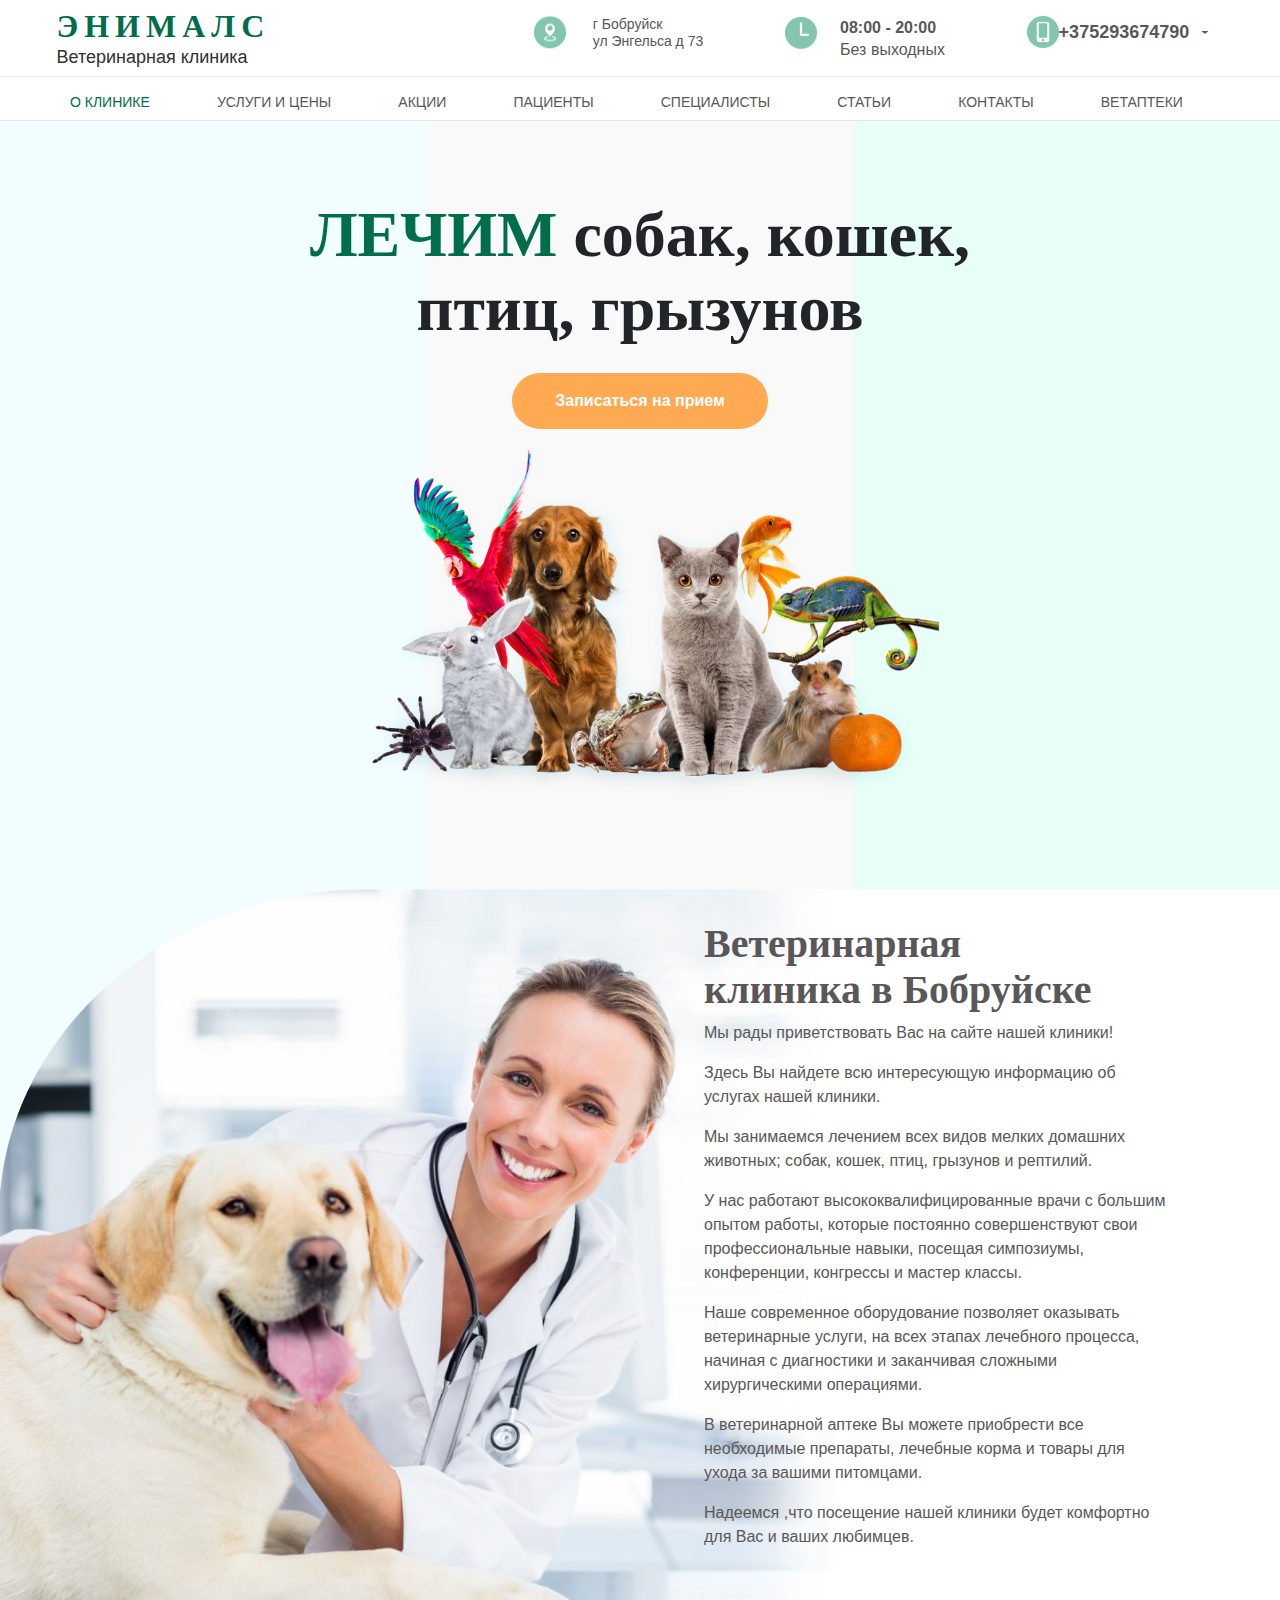
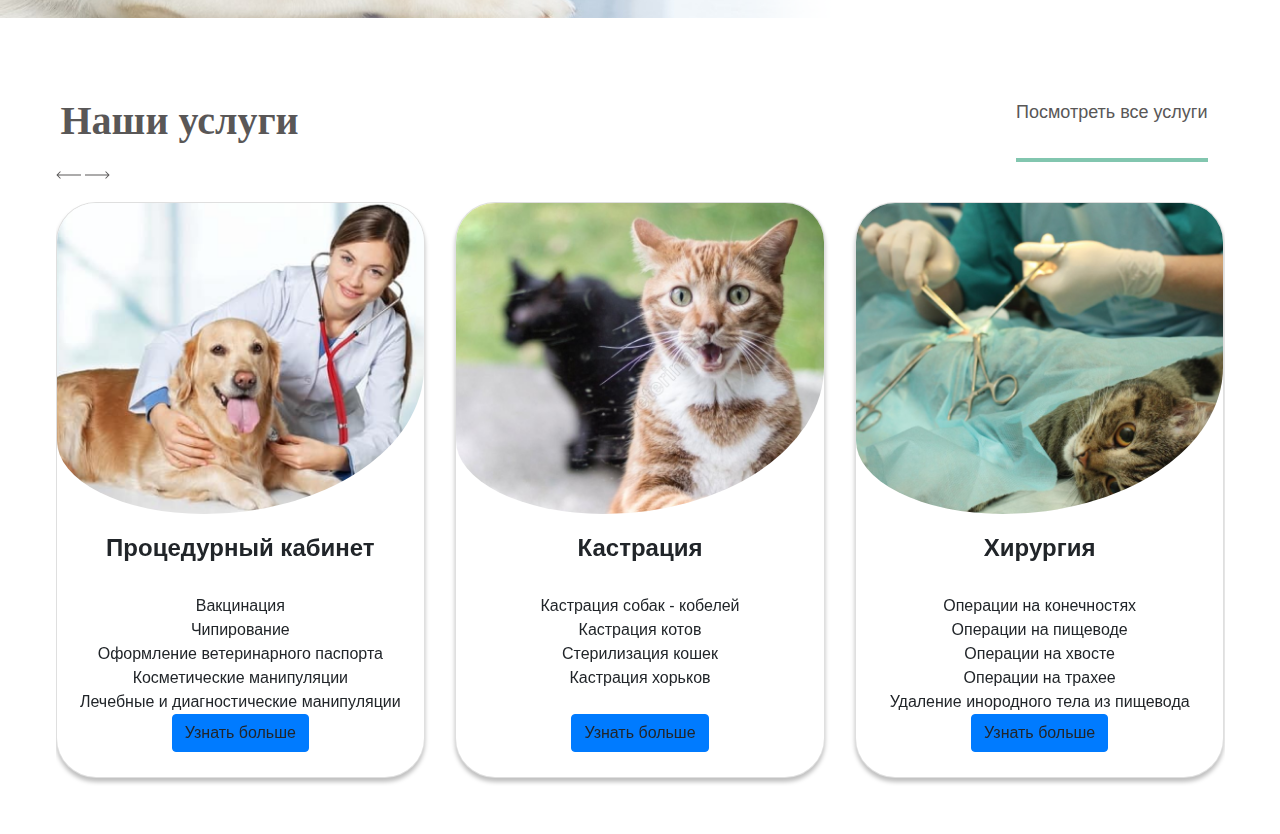
<file: index.html>
﻿<!DOCTYPE html>

<html lang="ru">
  <head>
    <meta charset="utf-8">
    <meta name="viewport" content="width=device-width, initial-scale=1, shrink-to-fit=no">
    <link rel="stylesheet" href="https://stackpath.bootstrapcdn.com/bootstrap/4.3.1/css/bootstrap.min.css" integrity="sha384-ggOyR0iXCbMQv3Xipma34MD+dH/1fQ784/j6cY/iJTQUOhcWr7x9JvoRxT2MZw1T" crossorigin="anonymous">
    <title>Энималс - ветклиника</title>
    <meta name="description" content="Энималс - ветеринарная клиника в Бобруйске. Лечим собак, кошек, птиц, грызунов.">
    <link type="text/css" rel="stylesheet" href="style.css">
    
    
  </head>


  <body>
    <header>
      <div id="line_1">
      	<div id="line_1_in">

        <div id="group_1">
          <span id="name_1">Энималс</span><br/>
          <span id="name_2">Ветеринарная клиника</span>
        </div>

        <div id="address">
          <img class="icon" src="vectors/004-pin.png" alt="">
	      <span id="address_1">г Бобруйск<br/> ул Энгельса д 73</span>
        </div>

        <div id="time">
          <img class="icon" src="vectors/002-clock.png" alt="">
          <span id="time_1"><b>08:00 - 20:00</b>
            <br/>Без выходных</span>
        </div>

        <div id="phone">
          <img class="icon" src="vectors/001-smartphone.png" alt="">
          <select id="phone_1">
	          <option>+375293674790</option>
	          <option>80225721689</option>
	          <option>80225731212</option>
	        </select>
        </div>

        <div id="phone-open-menu">
        	<a href="mobile-menu.html">
        		<img id="menu-open-button" src="vectors/menu-open.png" alt="open">
        		<span id="menu-label">МЕНЮ</span>
        	</a>
        	
        </div>
    	</div>

      </div>

      <ul id="nav-menu">
          <li class="active"><a href="#">О КЛИНИКЕ</a></li>
          <li><a href="#">УСЛУГИ И ЦЕНЫ</a></li>
          <li><a href="#">АКЦИИ</a></li>
          <li><a href="#">ПАЦИЕНТЫ</a></li>
          <li><a href="#">СПЕЦИАЛИСТЫ</a></li>
          <li><a href="#">СТАТЬИ</a></li>
          <li><a href="#">КОНТАКТЫ</a></li>
          <li><a href="#">ВЕТАПТЕКИ</a></li>
      </ul>

      <div id="line_2">
        <div id="mainblock">
          <div id="slogan">
            <span id="firstword">лечим</span> собак, кошек, птиц, грызунов
          </div>
          <form>
              <input type="button" id="order" value="Записаться на прием">
          </form>  
          <img id="mainimg" src="images/animals.png" alt="animals"> 
          <div id="left"></div>
          <div id="central">
            
          </div>
          <div id="right"></div>
      </div>
     </header>   
   
  <main>
      <div id="block_1">
        <div id="block_1_left">
          <img id="MaskGroup" src="images/Mask_Group.png" alt="">
        </div>
        <div id="block_1_right">
          <h2>Ветеринарная клиника в Бобруйске</h2>
          <p>Мы рады приветствовать Вас на сайте нашей клиники!</p>
          <p>Здесь Вы найдете всю интересующую информацию об услугах нашей клиники.</p>
          <p>Мы занимаемся лечением всех видов мелких домашних животных; собак, кошек, птиц, грызунов и рептилий.</p>
          <p>У нас работают высококвалифицированные врачи с большим опытом работы, которые постоянно совершенствуют свои профессиональные навыки, посещая симпозиумы, конференции, конгрессы и мастер классы.</p>
          <p>Наше современное оборудование позволяет оказывать ветеринарные услуги, на всех этапах лечебного процесса, начиная с диагностики и заканчивая сложными хирургическими операциями.</p>
          <p>В ветеринарной аптеке Вы можете приобрести все необходимые препараты, лечебные корма и товары для ухода за вашими питомцами.</p>
          <p>Надеемся ,что посещение нашей клиники будет комфортно для Вас и ваших любимцев.</p>
        </div>
      </div>


<div class="block_services">
        <div id="serv_title">
	       <div id="d_left">Наши услуги</div>
	       <div id="d_right">
	         <a href="#">Посмотреть все услуги</a>
	       </div>
        </div>

        <div class="container">

       <!--Carousel Wrapper-->
          <div id="multi-item-example" class="carousel slide carousel-multi-item" data-ride="carousel" data-interval="false">

      <!--Controls-->
      <div class="controls-top">
        <a class="btn-floating" href="#multi-item-example" data-slide="prev"><img src="vectors/arrow_left.png" alt =""></a>
        <a class="btn-floating" href="#multi-item-example" data-slide="next"><img src="vectors/arrow_right.png" alt =""></a>
      </div>
      <!--/.Controls-->

      
      <!--Slides-->
      <div class="carousel-inner" role="listbox">

        <!--First slide-->
        <div class="carousel-item active">

          <div class="row">
            <div class="col-md-4">
              <div class="card mb-2">
                <img class="card-img-top" src="images/slider_1.png"
                  alt="Card image cap">
                <div class="card-body">
                  <h4 class="card-title">Процедурный кабинет</h4>
                  <p class="card-text">
                    Вакцинация<br/>Чипирование<br/>Оформление ветеринарного паспорта<br/>Косметические манипуляции<br/>Лечебные и диагностические манипуляции</p>
                  <a class="btn btn-primary">Узнать больше</a>
                </div>
              </div>
            </div>

            <div class="col-md-4 clearfix d-none d-md-block">
              <div class="card mb-2">
                <img class="card-img-top" src="images/slider_2.png"
                  alt="Card image cap">
                <div class="card-body">
                  <h4 class="card-title">Кастрация</h4>
                  <p class="card-text">
                    Кастрация собак - кобелей<br/>Кастрация котов<br/>Стерилизация кошек<br/>Кастрация хорьков
                  </p>
                  <a class="btn btn-primary">Узнать больше</a>
                </div>
              </div>
            </div>

            <div class="col-md-4 clearfix d-none d-md-block">
              <div class="card mb-2">
                <img class="card-img-top" src="images/slider_3.png"
                  alt="Card image cap">
                <div class="card-body">
                  <h4 class="card-title">Хирургия</h4>
                  <p class="card-text">
                    Операции на конечностях<br/>Операции на пищеводе<br/>Операции на хвосте<br/>Операции на трахее<br/>Удаление инородного тела из пищевода
                  </p>
                  <a class="btn btn-primary">Узнать больше</a>
                </div>
              </div>
            </div>
          </div>

        </div>
        <!--/.First slide-->

        <!--Second slide-->
        <div class="carousel-item">

          <div class="row">
            <div class="col-md-4">
              <div class="card mb-2">
                <img class="card-img-top" src="images/slider_4.png"
                  alt="Card image cap">
                <div class="card-body">
                  <h4 class="card-title">Дерматология</h4>
                  <p class="card-text">
                    Кожный соскоб, микроскопия<br/>Посев на дерматофиты<br/>Трихоскопия<br/>Серологические тесты на аллергены<br/>Лечение всех видов аллергий
                  </p>
                  <a class="btn btn-primary">Узнать больше</a>
                </div>
              </div>
            </div>

            <div class="col-md-4 clearfix d-none d-md-block">
              <div class="card mb-2">
                <img class="card-img-top" src="images/slider_5.png"
                  alt="Card image cap">
                <div class="card-body">
                  <h4 class="card-title">Диагностические исследования</h4>
                  <p class="card-text">
                    Узи - ультразвуковое исследование<br/>Общий анализ крови<br/>Биохимический анализ крови<br/>Анализ мочи
                  </p>
                  <a class="btn btn-primary">Узнать больше</a>
                </div>
              </div>
            </div>

            <div class="col-md-4 clearfix d-none d-md-block">
              <div class="card mb-2">
                <img class="card-img-top" src="images/slider_6.png"
                  alt="Card image cap">
                <div class="card-body">
                  <h4 class="card-title">Гинекология и урология</h4>
                  <p class="card-text">
                    Лечение пиометры<br/>Родовспоможение<br/>Кесарево сечение<br/>Лечение МКБ у котов<br/>Уретростомия у котов
                  </p>
                  <a class="btn btn-primary">Узнать больше</a>
                </div>
              </div>
            </div>
          </div>

        </div>
        <!--/.Second slide-->

        <!--Third slide-->
        <div class="carousel-item">

          <div class="row">
            <div class="col-md-4">
              <div class="card mb-2">
                <img class="card-img-top" src="images/slider_7.png"
                  alt="Card image cap">
                <div class="card-body">
                  <h4 class="card-title">Офтальмология</h4>
                  <p class="card-text">
                    Лечение катаракты<br/>Лечение глаукомы<br/>Хирургия третьего века<br/>Операции на веках<br/>Вправление глазного яблока
                  </p>
                  <a class="btn btn-primary">Узнать больше</a>
                </div>
              </div>
            </div>

            <div class="col-md-4 clearfix d-none d-md-block">
              <div class="card mb-2">
                <img class="card-img-top" src="images/slider_8.png"
                  alt="Card image cap">
                <div class="card-body">
                  <h4 class="card-title">Стоматология</h4>
                  <p class="card-text">
                    Гигиенические процедуры полости рта<br/>Удаление молочных и постоянных зубов<br/>Удаление зубного камня<br/>Лечение гингивитов, периодонтитов
                  </p>
                  <a class="btn btn-primary">Узнать больше</a>
                </div>
              </div>
            </div>

            <div class="col-md-4 clearfix d-none d-md-block">
              <div class="card mb-2">
                <img class="card-img-top" src="images/slider_9.png"
                  alt="Card image cap">
                <div class="card-body">
                  <h4 class="card-title">Эвтаназия</h4>
                  <p class="card-text">
                    К сожалению, мир устроен так, что любимые, становящиеся членами семьи домашние животные уходят из жизни, и рано или поздно наступит момент "прощаться"
                  </p>
                  <a class="btn btn-primary">Узнать больше</a>
                </div>
              </div>
            </div>
          </div>

        </div>
        <!--/.Third slide-->

      </div>
      <!--/.Slides-->

    </div>
    <!--/.Carousel Wrapper-->


  </div>


	  
</div>




       
    </main>
  

  <script src="https://code.jquery.com/jquery-3.3.1.slim.min.js" integrity="sha384-q8i/X+965DzO0rT7abK41JStQIAqVgRVzpbzo5smXKp4YfRvH+8abtTE1Pi6jizo" crossorigin="anonymous"></script>
<script src="https://cdnjs.cloudflare.com/ajax/libs/popper.js/1.14.7/umd/popper.min.js" integrity="sha384-UO2eT0CpHqdSJQ6hJty5KVphtPhzWj9WO1clHTMGa3JDZwrnQq4sF86dIHNDz0W1" crossorigin="anonymous"></script>
<script src="https://stackpath.bootstrapcdn.com/bootstrap/4.3.1/js/bootstrap.min.js" integrity="sha384-JjSmVgyd0p3pXB1rRibZUAYoIIy6OrQ6VrjIEaFf/nJGzIxFDsf4x0xIM+B07jRM" crossorigin="anonymous"></script>
  </body>

</html>
</file>
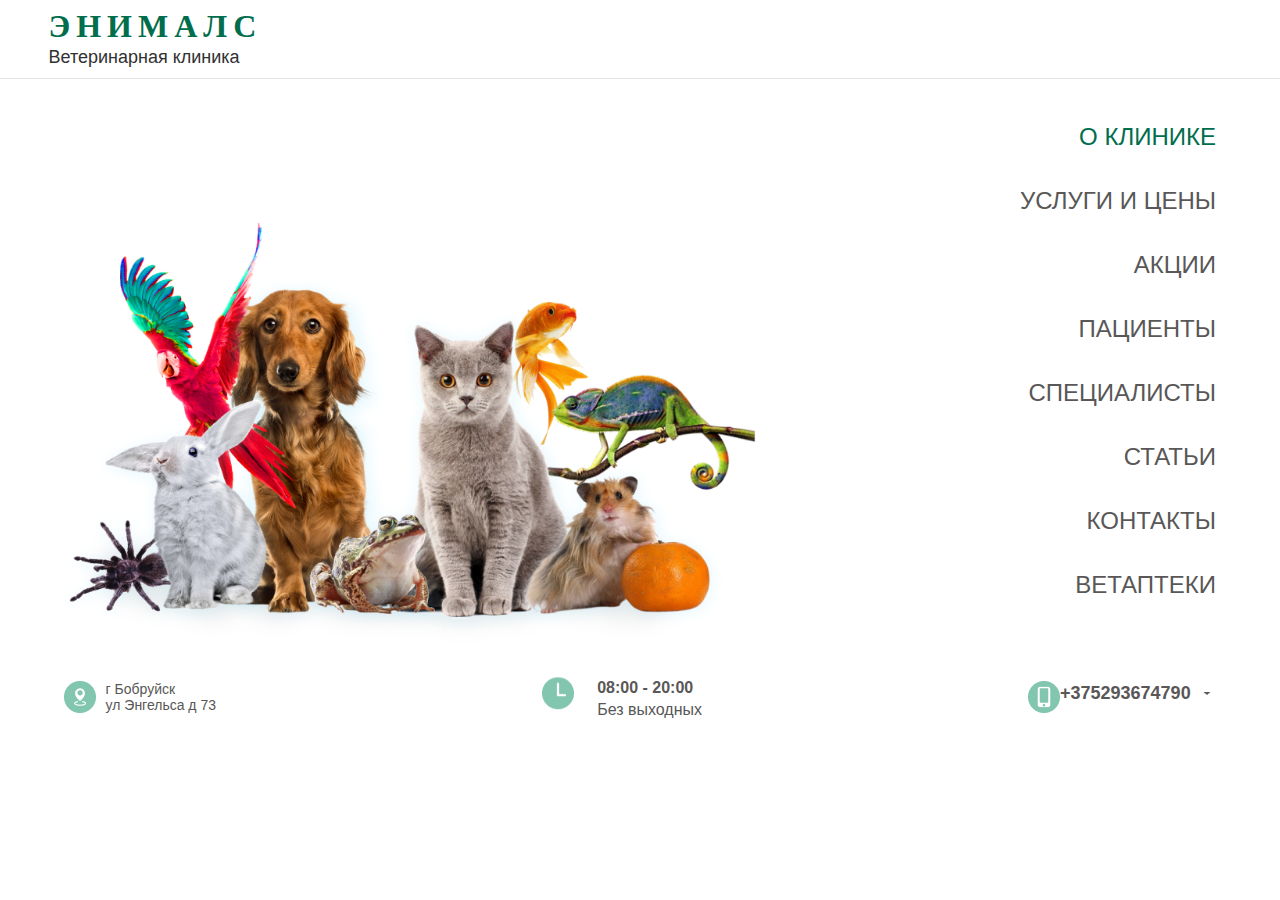
<file: mobile-menu.html>
<!DOCTYPE html>

<html lang="ru">

  <head>
    <meta charset="utf-8">
    <title>Энималс - ветклиника</title>
    <meta name="description" content="Энималс - ветеринарная клиника в Бобруйске. Лечим собак, кошек, птиц, грызунов.">
    <link type="text/css" rel="stylesheet" href="style.css">
    <meta name="viewport" content="width=device-width, initial-scale=1.0">
  </head>


  <body>

      <div id="line_1">
       <div id="line_1_in">

        <div id="group_1">
          <span id="name_1">Энималс</span><br/>
          <span id="name_2">Ветеринарная клиника</span>
        </div>

        <div id="phone-close-menu">
          <a href="index.html">
            <img id="menu-close-button" src="vectors/menu-close.png" alt="close">
            <span id="menu-label">МЕНЮ</span>
          </a>
        </div>
       </div>
      </div>

      <div id="block_menu">
        <div id="block_menu_left">
          <img id="menuimg" src="images/animals.png" alt="animals"> 
        </div>
        <div id="block_menu_right">
          <ul id="mob-menu">
            <li class="active"><a href="#">О КЛИНИКЕ</a></li>
            <li><a href="#">УСЛУГИ И ЦЕНЫ</a></li>
            <li><a href="#">АКЦИИ</a></li>
            <li><a href="#">ПАЦИЕНТЫ</a></li>
            <li><a href="#">СПЕЦИАЛИСТЫ</a></li>
            <li><a href="#">СТАТЬИ</a></li>
            <li><a href="#">КОНТАКТЫ</a></li>
            <li><a href="#">ВЕТАПТЕКИ</a></li>
          </ul>
        </div>
      </div>

      <div id="menu-footer">
        <div id="menu-address">
          <img class="icon" src="vectors/004-pin.png" alt="">
          <span id="address_1">г Бобруйск<br/> ул Энгельса д 73</span>
        </div>

        <div id="menu-time">
          <img class="icon" src="vectors/002-clock.png" alt="">
          <span id="time_1"><b>08:00 - 20:00</b>
            <br/>Без выходных</span>
        </div>

        <div id="menu-phone">
          <img class="icon" src="vectors/001-smartphone.png" alt="">
          <select id="phone_1">
            <option>+375293674790</option>
            <option>80225721689</option>
            <option>80225731212</option>
          </select>
        </div>
      </div>
  </body>

</html>
</file>
<file: style.css>
body{
    margin: 0 auto;
    max-width: 1920px;
    max-height: 7212px;
}

header{
    max-width: 1920px;
    max-height: 900px;
}

main{
    max-width: 1920px;
    max-height: 5883px;
}

#line_1{
    border-bottom: 1px solid #E5E5E5;
}

#line_1_in{
    max-width: 1183px;
    max-height: 76px;
    overflow: hidden;
    margin: 0 auto;
    padding: 0.5em;
}

@media only screen and (min-width:600px) and (max-width:899px) {
    #line_1{
    padding: 2em 0.5em;
    }
}

#group_1{
    float: left;
    width: 13.8125em;    
}

#name_1{
    font-family: "Times New Roman", Times, serif;
    font-weight: bold;
    font-size: 2em;
    line-height: 1.15625em;
    letter-spacing: 0.1875em;
    text-transform: uppercase;
    color: #006D4D;
}

#name_2{
    font-family: "Open Sans", Arial, sans-serif;
    font-size: 1.125em;
    line-height: 1.389em;
    text-align: justify;
    color: #313131;
}


img.icon{
    max-height: 2em;
    float: left;
}

#address{
    display: none;
}

@media only screen and (min-width:900px) and (max-width:1199px) {
    #address {
    display: block;
    float: left;
    margin-left: 3%;
    overflow: hidden;
    width: 9.5em;
    -webkit-transform: translateY(25%);
        -ms-transform: translateY(25%);
            transform: translateY(25%);
  }
}

@media screen and (min-width:1200px) {
    #address {
    display: block;
    float: left;
    margin-left: 22%;
    overflow: hidden;
    width: 10.5625em;
    -webkit-transform: translateY(25%);
        -ms-transform: translateY(25%);
            transform: translateY(25%);
  }
}

#address_1{
    font-family: "Open Sans", Arial, sans-serif;
    font-size: 0.875em;
    line-height: 1.1875em;
    color: #595757;
    float: right;
}

#time{
    display: none;
}


@media screen and (min-width:900px) {
    #time {
    display: block;
    float: left;
    margin-left: 7%;
    overflow: hidden;
    width: 10em;
    -webkit-transform: translateY(20%);
        -ms-transform: translateY(20%);
            transform: translateY(20%);
    }
}

#time_1{
    font-family: "Open Sans", Arial, sans-serif;
    font-size: 1em;
    line-height: 1.375em;
    color: #595757;
    float: right;
}

#phone{
    display: none;
}


@media screen and (min-width:600px) {
    #phone {
    display: -webkit-box;
    display: -ms-flexbox;
    display: flex;
    float: left;
    margin-left: 7%;
    overflow: hidden;
    width: 11.75em;
    -webkit-transform: translateY(25%);
        -ms-transform: translateY(25%);
            transform: translateY(25%);
    }
}

#phone_1{
    font-family: "Open Sans", Arial, sans-serif;
    font-size: 1.125em;
    font-weight: bold;
    line-height: 1.389em;
    color: #595757;
    width: 8.375em;
    border: none;
    -webkit-appearance: none;
       -moz-appearance: none;
            appearance: none;
    background: url('vectors/Polygon 1.png') no-repeat center right;
}

#phone-open-menu, #phone-close-menu{
    display: none;
}

@media screen and (max-width:899px) {
    #phone-open-menu, #phone-close-menu{
    display: block;
    float: right;
    margin-right: 1em;
    overflow: hidden;
    width: 6em;
    }
}

@media screen and (max-width:899px) {
    #phone-open-menu{
    -webkit-transform: translateY(35%);
        -ms-transform: translateY(35%);
            transform: translateY(35%);
    }
}

@media screen and (max-width:899px) {
    #phone-close-menu{
    -webkit-transform: translateY(45%);
        -ms-transform: translateY(45%);
            transform: translateY(45%);
    }
}

#menu-label{
    font-family: "Open Sans", Arial, sans-serif;
    font-size: 1em;
    line-height: 1.375em;
    color: #006D4D;
    float: left;
    -webkit-transform: translateY(20%);
        -ms-transform: translateY(20%);
            transform: translateY(20%);
}

#menu-open-button, #menu-close-button{
    float: right;
}

#menu-close-button{
    -webkit-transform: translate(-10%,10%);
        -ms-transform: translate(-10%,10%);
            transform: translate(-10%,10%);
}

ul#nav-menu{
    display: none;
}


@media screen and (min-width:900px) {
    ul#nav-menu{
    max-width: 1220px;
    max-height: 40px;
    margin: 1% auto 0.5% auto; 
    display: -webkit-box;
    display: -ms-flexbox;
    display: flex;
    }
}

ul#nav-menu li{
    list-style-type: none;
    -ms-flex-preferred-size: auto;
        flex-basis: auto;
    margin-right: auto;
    -webkit-box-flex: 1;
        -ms-flex-positive: 1;
            flex-grow: 1;
}

ul#nav-menu li a{
    font-family: "Open Sans", Arial, sans-serif;
    font-size: 0.875em;
    line-height: 1.1875em;
    text-decoration: none;
    border-bottom: none;
    color: #595757;
}

ul#nav-menu li.active a{
    color: #006D4D;
}

#line_2{
    max-width: 1920px;
    max-height: 784px;
    border-top: 1px solid #E5E5E5;
}

#mainblock{
    display: -webkit-box;
    display: -ms-flexbox;
    display: flex;
    height: 48em;
    width: 100%;
    margin: 0;
    position: relative;
    text-align: center;
}

@media screen and (max-width:899px) {
    #mainblock{
    height: 34em;
    }
}

#left{
    background: #F2FDFF;
    width: 33.33%;
}

#right{
    background: #E7FFF7;
    width: 33.33%;
}

#central{
    background: #F9F9F9;
    width: 33.34%;
    position: relative;
}

#slogan{
    max-width: 1072px;
    max-height: 139px;
    font-family: "Times New Roman", "Times", serif;
    font-weight: bold;
    font-size: 4em;
    line-height: 1.15625em;
    position: absolute;
    z-index: 10000;
    left: 2em;
    right: 2em;
    top: 1.2em;
    bottom: 20em;
    margin: 0 auto;
    width: 55.8%;
}

@media only screen and (min-width:900px) and (max-width:1199px) {
    #slogan{
        font-size: 3.5em;
        width: 65%;
    }
}

@media only screen and (min-width:600px) and (max-width:899px) {
    #slogan{
        font-size: 3.5em;
        width: 98%;
        left: 0.1em;
        right: 0.1em;
    }
}

@media screen and (max-width:599px) {
    #slogan{
        font-size: 2.5em;
        width: 98%;
        left: 0.1em;
        right: 0.1em;
    }
}

img#mainimg{
    position: absolute;
    z-index: 10000;
    margin: auto;
}

@media screen and (min-width:900px) {
    img#mainimg{
    width: 47.2%;
    right: 10em;
    bottom: 0em;
    left: 11em;
    top: 15em;
  }
}

@media only screen and (min-width:600px) and (max-width:899px) {
    img#mainimg{
    width: 67.6%;
    right: 7em;
    bottom: 0em;
    left: 7em;
    top: 15em;
  }
}

@media screen and (max-width:599px) {
    img#mainimg{
    width: 95.6%;
    right: 0.5em;
    bottom: 0em;
    left: 0.5em;
    top: 17em;
  }
}

#firstword{
    text-transform: uppercase;
    color: #006D4D;
}

#order{
    background: #FFA953;
    border-radius: 3.125em;
    height: 3.5em;
    width: 16em;
    font-family: "Open Sans", Arial, sans-serif;
    font-weight: bold;
    font-size: 1em;
    line-height: 1.375em;
    text-align: center;
    color: #FFFFFF;
    border: none;
    position: absolute;
    z-index: 10000;
    left: 2em;
    right: 2em;
    top: 16em;
    bottom: 29em;
    margin: auto;
}

@media screen and (max-width:899px) {
    #order{
        bottom: 20em;
    }
}

#block_1{
    max-height: 55em;
    margin-top: -2em;
    overflow-x: hidden;
}

@media only screen and (min-width:600px) and (max-width:899px) {
    #block_1{
    background: -o-linear-gradient(left top, #F2FDFF, #ffffff, #ffffff);
    background: -webkit-gradient(linear, left top, right bottom, from(#F2FDFF), color-stop(#ffffff), to(#ffffff));
    background: linear-gradient(to right bottom, #F2FDFF, #ffffff, #ffffff);
    }
}

#block_1_left{
    float: left;
    width: 50%;
    background: #F2FDFF;
}

@media screen and (min-width:1200px) {
    #block_1_right{
    padding-top: 4em;
    width: 37%;
    margin-left: 55%;
    }
}

@media only screen and (min-width:900px) and (max-width:1199px) {
    #block_1_right{
    padding-top: 3.5em; 
    width: 95%;
    margin: auto;
    }
}

@media only screen and (min-width:600px) and (max-width:899px) {
    #block_1_right{
    padding-top: 4em;
    padding-left: 0.5em;        
    width: 99%;
    margin: auto;
    border-radius: 55% 0 0 0;
    background: #ffffff;
    }
}

@media screen and (max-width:599px) {
    #block_1_right{
    padding: 0.1em 0.5em;
    padding-left: 0.5em;        
    width: 99%;
    margin: auto;
    }
}


#block_1_right h2{
    font-family: "Times New Roman", "Times", serif;
    font-weight: bold;
    font-size: 2.5em;
    line-height: 1.15em;
    color: #595757;
    width: 84.2%;
}

#block_1_right p{
    font-family: "Open Sans", Arial, sans-serif;
    font-size: 1em;
    line-height: 1.5em;
    color: #595757;
    width: 98%;
}

img#MaskGroup{
    display: none;
}

@media (min-width:1200px) {
    img#MaskGroup {
    display: block;
    margin-top: 2em;
  }
}

#block_menu{
    max-height: 40em;
    overflow: hidden;
}

#block_menu_left{
    display: none;
}

@media (min-width:600px) {
    #block_menu_left{
    display: block;
    float: left;
    width: 60%;
    }
}

img#menuimg {
    width: 95%;
    position: relative;
    margin-top: 9em;
    float:right;
}

#block_menu_right{
    margin-left: 65%;
    text-align: right;
    padding-right: 4em;
}

@media screen and (max-width:599px) {
    #block_menu_right{
    width: 85%;
    margin: auto;
    text-align: right;
    padding-right: 8em;
    }
}

ul#mob-menu{
    display: inline;
}

ul#mob-menu li{
    list-style-type: none;
    padding-top: 1em;
}

ul#mob-menu li a{
    font-family: "Open Sans", Arial, sans-serif;
    font-size: 1.5em;
    line-height: 2em;
    text-decoration: none;
    border-bottom: none;
    color: #595757;
}

ul#mob-menu li.active a{
    color: #006D4D;
}

#menu-footer{
    overflow: hidden;
    margin: 0 auto;
    padding: 1em 4em;
    display: -webkit-box;
    display: -ms-flexbox;
    display: flex;
    -webkit-box-pack: justify;
        -ms-flex-pack: justify;
            justify-content: space-between;
}

@media screen and (max-width:599px) {
    #menu-footer{
    overflow: hidden;
    padding-left: 6em;
    -webkit-box-orient: vertical;
    -webkit-box-direction: reverse;
        -ms-flex-direction: column-reverse;
            flex-direction: column-reverse;
    float: left;
    }
}

#menu-address {
    float: left;
    overflow: hidden;
    width: 9.5em;
    -webkit-transform: translateY(25%);
        -ms-transform: translateY(25%);
            transform: translateY(25%);
    padding-bottom: 2em;
}

#menu-time {
    float: left;
    overflow: hidden;
    width: 10em;
    -webkit-transform: translateY(20%);
        -ms-transform: translateY(20%);
            transform: translateY(20%);
    padding-bottom: 2em;
}

#menu-phone {
    float: left; 
    overflow: hidden;
    width: 11.75em;
    -webkit-transform: translateY(25%);
        -ms-transform: translateY(25%);
            transform: translateY(25%);
    padding-bottom: 2em;
    }

    
.block_services{
    max-width: 1199px;
    max-height: 725px;
    margin: 5em auto; 
}

#serv_title{
    display: -webkit-box;
    display: -ms-flexbox;
    display: flex;
    -webkit-box-pack: justify;
        -ms-flex-pack: justify;
            justify-content: space-between;
    height: 2em;

}

#d_left{
    font-family: "Times New Roman", "Times", serif;
    font-weight: bold;
    font-size: 2.5em;
    line-height: 1.15em;
    color: #595757;
    width: 50%;
    padding-left: 0.5em;
}

#d_right {
     width: 50%;
     text-align:right;
     padding-right: 2em;
}

#d_right a{
    font-family: "Open Sans", Arial, sans-serif;
    font-size: 1.125em;
    line-height: 1.5625em;
    color: #595757;
    text-decoration: none;
    border-bottom: 4px solid #82C6AF;
    padding-bottom: 2em;
}

.container {
    max-width: 1199px;
    padding: none;
    margin: none;
}

@media only screen and (min-width:900px) and (max-width:1199px) {
    .container {
    max-width: 1100px;
    }
}

@media only screen and (min-width:600px) and (max-width:899px) {
    .container {
    max-width: 820px;
    }
}


@media screen and (max-width:599px) {
    .container {
    max-width: 540px;
    }
}


.carousel{
    max-width: 1199px;
    top: 2em;
    bottom: 2em;

}

.controls-top{
    text-align: left;
    width: 8em;
    padding-bottom:1em;
}

.card-body{
    text-align: center;
    vertical-align: justify-content;
}

.card{
    height: 36em;
    border-radius: 40px;
    box-shadow: 0px 4px 4px rgba(0, 0, 0, 0.25);
    overflow: hidden;

}

img.card-img-top{
	border-top-left-radius: 0px;
	border-top-right-radius: 0px;
	border-bottom-right-radius: 300px 200px;
	border-bottom-left-radius: 200px 100px;
}

.card-text{
    height: 6.5em;
    padding: 0 auto;
    font-size: 1em;
    
}

.card-text a, .card-text a:link, .card-text a:visited, .card-text a:active
 {
    color: #ffffff;
}

.card-title{
     height: 2em;
     padding: 0 auto;
     font-weight: bold;
}
</file>
